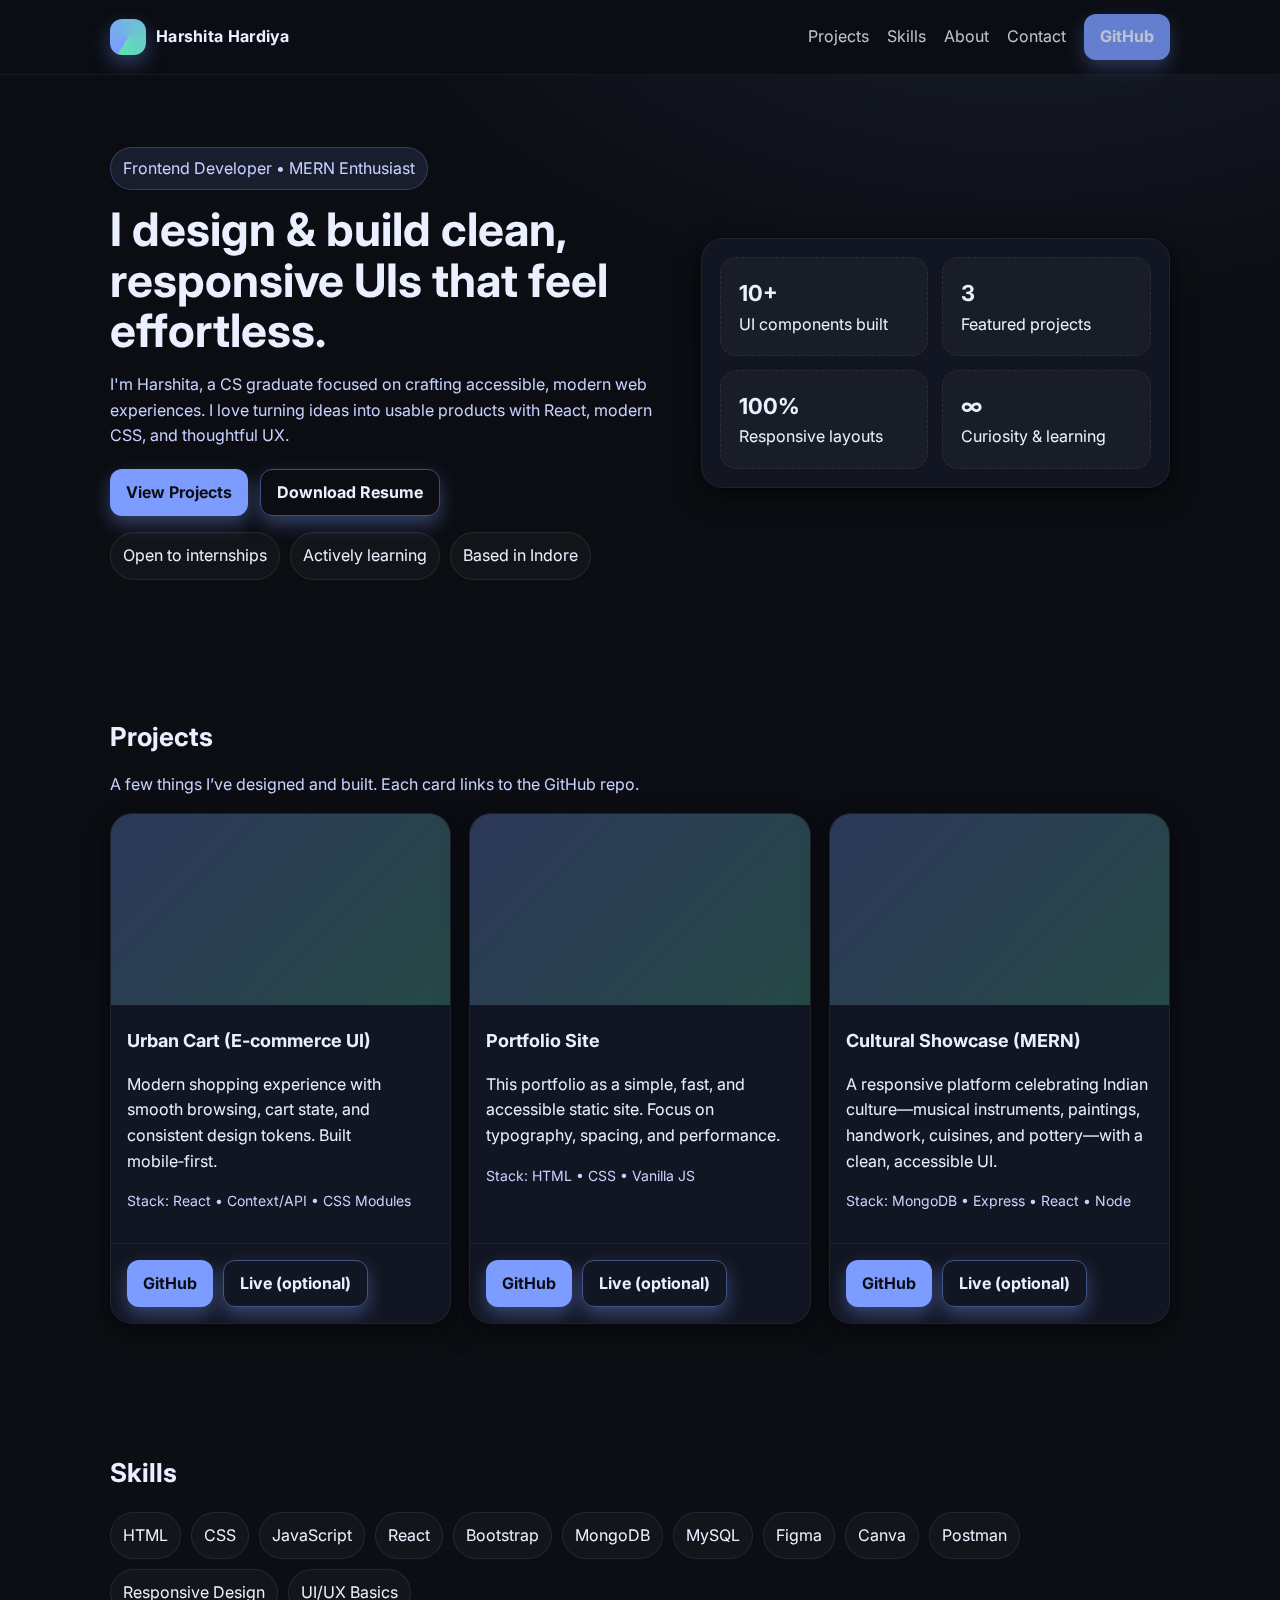
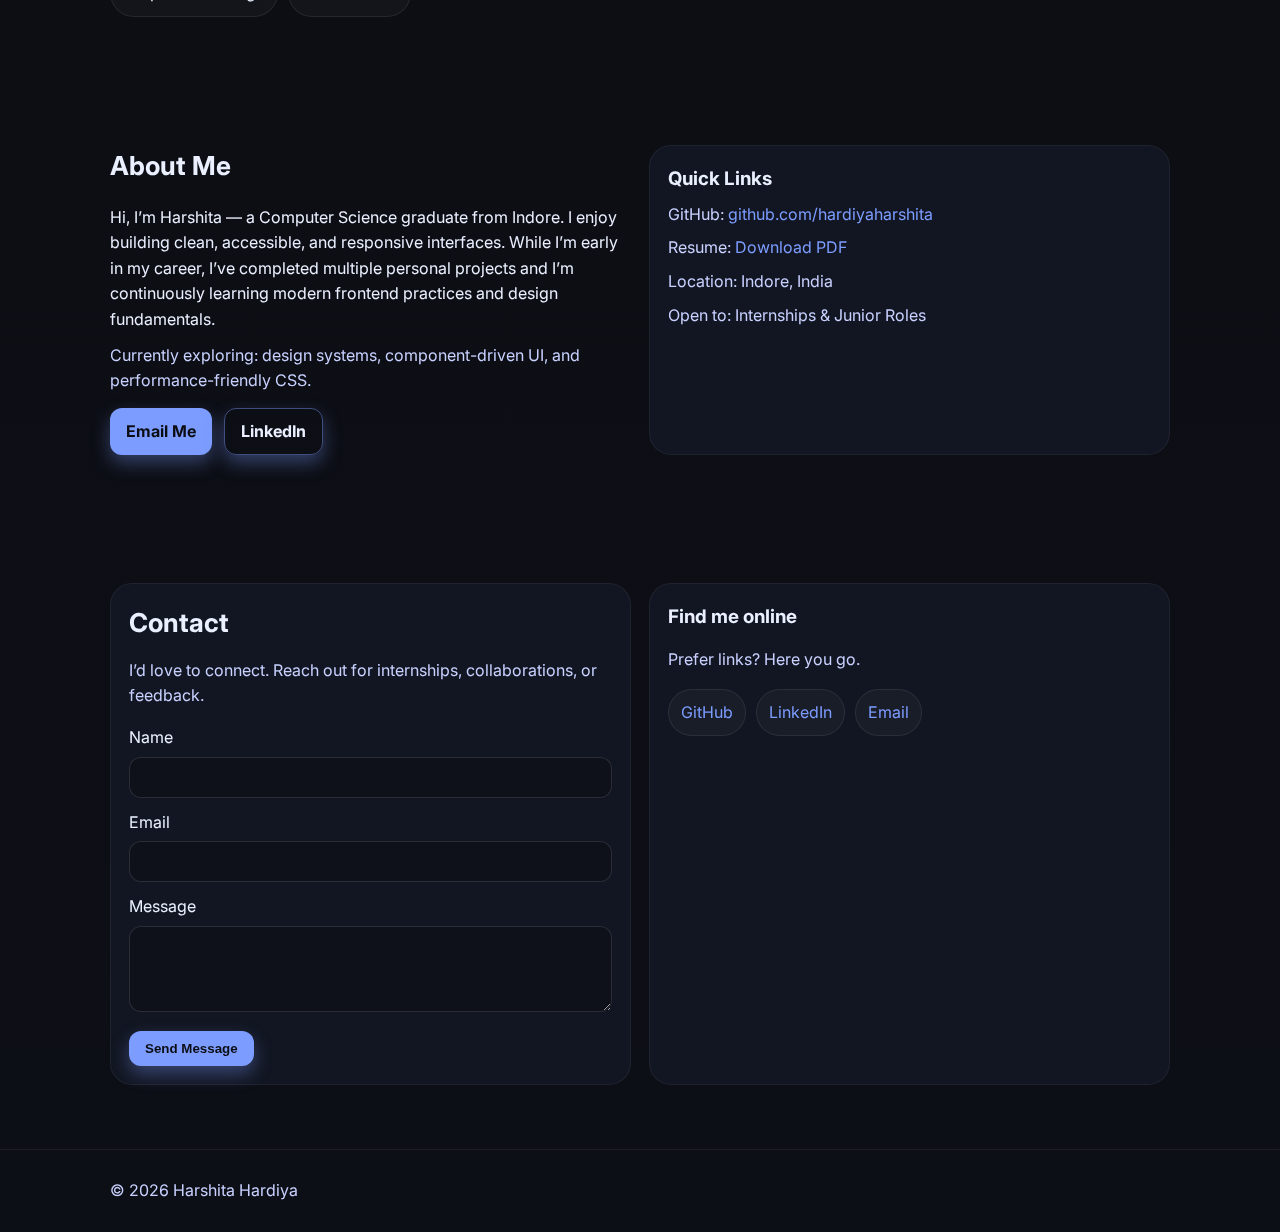
<file: portfolio website.html>
<!DOCTYPE html>
<html lang="en">
<head>
  <meta charset="utf-8" />
  <meta name="viewport" content="width=device-width, initial-scale=1" />
  <title>Harshita Hardiya — Frontend Developer</title>
  <meta name="description" content="Portfolio of Harshita Hardiya — Frontend Developer & MERN Stack Enthusiast" />
  <link rel="preconnect" href="https://fonts.googleapis.com">
  <link rel="preconnect" href="https://fonts.gstatic.com" crossorigin>
  <link href="https://fonts.googleapis.com/css2?family=Inter:wght@400;500;600;700;800&display=swap" rel="stylesheet">
  <style>
    :root{
      --bg:#0b0d12;           /* background */
      --card:#121622;         /* surface */
      --muted:#c8d1ff;        /* subtle text */
      --text:#eaf0ff;         /* main text */
      --accent:#7c9cff;       /* accent color */
      --accent-2:#60e0b2;     /* secondary accent */
      --ring: 0 0 0 3px rgba(124,156,255,.35);
      --radius:22px;
      --shadow: 0 10px 30px rgba(0,0,0,.35), 0 2px 10px rgba(0,0,0,.3);
      --maxw:1100px;
    }
    *{box-sizing:border-box}
    html,body{margin:0;background:linear-gradient(180deg,#0b0d12 0%, #0d0f16 100%);color:var(--text);font:16px/1.6 "Inter",system-ui,Segoe UI,Roboto,Arial;-webkit-font-smoothing:antialiased;}
    a{color:var(--accent);text-decoration:none}
    a:hover{text-decoration:underline}
    .container{max-width:var(--maxw);margin-inline:auto;padding:0 20px}
    header{position:sticky;top:0;z-index:50;background:rgba(11,13,18,.6);backdrop-filter:saturate(180%) blur(10px);border-bottom:1px solid rgba(255,255,255,.06)}
    nav{display:flex;align-items:center;justify-content:space-between;gap:12px;padding:14px 0}
    .brand{display:flex;align-items:center;gap:10px;font-weight:700;letter-spacing:.3px}
    .logo{width:36px;height:36px;border-radius:12px;background:conic-gradient(from 210deg, var(--accent), var(--accent-2));box-shadow:0 8px 20px rgba(124,156,255,.35)}
    .links{display:flex;gap:18px;align-items:center}
    .links a{color:var(--text);opacity:.8}
    .btn{display:inline-flex;align-items:center;justify-content:center;padding:10px 16px;border-radius:12px;background:var(--accent);color:#0b0d12;font-weight:700;border:none;box-shadow:0 8px 18px rgba(124,156,255,.35);cursor:pointer}
    .btn:hover{transform:translateY(-1px)}

    /* Hero */
    .hero{padding:72px 0}
    .hero-inner{display:grid;grid-template-columns:1.2fr 1fr;align-items:center;gap:28px}
    .badge{display:inline-flex;align-items:center;gap:10px;color:var(--muted);background:rgba(124,156,255,.12);border:1px solid rgba(124,156,255,.25);padding:8px 12px;border-radius:999px}
    .title{font-size:clamp(28px,4.2vw,46px);line-height:1.1;margin:14px 0}
    .subtitle{color:var(--muted);max-width:60ch}
    .cta{display:flex;gap:12px;flex-wrap:wrap;margin-top:20px}
    .ghost{background:transparent;border:1px solid rgba(124,156,255,.45);color:var(--text)}

    .showcase{background: radial-gradient(1200px 700px at 80% -30%, rgba(124,156,255,.12), transparent 60%);}
    .hero-card{background:var(--card);border:1px solid rgba(255,255,255,.06);border-radius:var(--radius);padding:18px;box-shadow:var(--shadow)}
    .hero-grid{display:grid;grid-template-columns:1fr 1fr;gap:14px}
    .stat{display:flex;flex-direction:column;padding:18px;border-radius:16px;background:rgba(255,255,255,.03);border:1px dashed rgba(255,255,255,.08)}
    .stat b{font-size:22px}

    /* Sections */
    section{padding:64px 0}
    .section-title{font-size:26px;margin:0 0 18px}
    .section-desc{color:var(--muted);margin-top:-4px}

    /* Skills */
    .chips{display:flex;flex-wrap:wrap;gap:10px;margin-top:14px}
    .chip{padding:10px 12px;border-radius:999px;border:1px solid rgba(255,255,255,.08);background:rgba(255,255,255,.03);}

    /* Projects */
    .grid{display:grid;grid-template-columns:repeat(3,1fr);gap:18px}
    .card{background:var(--card);border:1px solid rgba(255,255,255,.06);border-radius:var(--radius);overflow:hidden;box-shadow:var(--shadow);display:flex;flex-direction:column}
    .thumb{aspect-ratio:16/9;background:linear-gradient(135deg, rgba(124,156,255,.25), rgba(96,224,178,.25));}
    .card-body{padding:16px}
    .card h3{margin:6px 0 8px;font-size:18px}
    .tech{color:var(--muted);font-size:14px;margin-top:6px}
    .card-actions{margin-top:auto;display:flex;gap:10px;padding:16px;border-top:1px solid rgba(255,255,255,.06)}

    /* About */
    .about{display:grid;grid-template-columns:1fr 1fr;gap:18px}
    .about p{margin:0}

    /* Contact */
    .contact{display:grid;grid-template-columns:1fr 1fr;gap:18px}
    .contact-card{padding:18px;border-radius:var(--radius);background:var(--card);border:1px solid rgba(255,255,255,.06)}

    /* Footer */
    footer{padding:28px 0;border-top:1px solid rgba(255,255,255,.06);color:var(--muted)}

    /* Responsive */
    @media (max-width: 960px){
      .hero-inner{grid-template-columns:1fr}
      .grid{grid-template-columns:1fr 1fr}
      .about, .contact{grid-template-columns:1fr}
    }
    @media (max-width: 640px){
      .grid{grid-template-columns:1fr}
      nav .links{display:none}
      .hero{padding:56px 0}
    }
    /* Skip link */
    .skip{position:absolute;left:-9999px;top:auto;width:1px;height:1px;overflow:hidden}
    .skip:focus{left:12px;top:12px;width:auto;height:auto;background:#fff;color:#000;padding:8px 12px;border-radius:8px}
  </style>
</head>
<body>
<a href="#main" class="skip">Skip to content</a>
<header>
  <div class="container">
    <nav aria-label="Primary">
      <div class="brand"><div class="logo" aria-hidden="true"></div> Harshita Hardiya</div>
      <div class="links">
        <a href="#projects">Projects</a>
        <a href="#skills">Skills</a>
        <a href="#about">About</a>
        <a href="#contact">Contact</a>
        <a href="https://github.com/hardiyaharshita" target="_blank" rel="noopener" class="btn" aria-label="View my GitHub">GitHub</a>
      </div>
    </nav>
  </div>
</header>

<main id="main">
  <!-- Hero -->
  <section class="hero showcase" aria-labelledby="intro">
    <div class="container hero-inner">
      <div>
        <span class="badge" id="intro">Frontend Developer • MERN Enthusiast</span>
        <h1 class="title">I design & build clean, responsive UIs that feel effortless.</h1>
        <p class="subtitle">I'm Harshita, a CS graduate focused on crafting accessible, modern web experiences. I love turning ideas into usable products with React, modern CSS, and thoughtful UX.
        </p>
        <div class="cta">
          <a class="btn" href="#projects">View Projects</a>
          <a class="btn ghost" href="https://drive.google.com/file/d/1rRsVr0HZVBIf4KrGE3MTIfN2Ef8kZhem/view?usp=sharing" target="_blank" rel="noopener">Download Resume</a>
        </div>
        <div class="chips" style="margin-top:16px">
          <span class="chip">Open to internships</span>
          <span class="chip">Actively learning</span>
          <span class="chip">Based in Indore</span>
        </div>
      </div>
      <div class="hero-card" aria-label="Quick stats">
        <div class="hero-grid">
          <div class="stat"><b>10+</b><span>UI components built</span></div>
          <div class="stat"><b>3</b><span>Featured projects</span></div>
          <div class="stat"><b>100%</b><span>Responsive layouts</span></div>
          <div class="stat"><b>∞</b><span>Curiosity & learning</span></div>
        </div>
      </div>
    </div>
  </section>

  <!-- Projects -->
  <section id="projects" aria-labelledby="projects-title">
    <div class="container">
      <h2 class="section-title" id="projects-title">Projects</h2>
      <p class="section-desc">A few things I’ve designed and built. Each card links to the GitHub repo.</p>
      <div class="grid" role="list">

        <!-- Project 2 -->
        <article class="card" role="listitem">
          <div class="thumb" aria-hidden="true"></div>
          <div class="card-body">
            <h3>Urban Cart (E‑commerce UI)</h3>
            <p>Modern shopping experience with smooth browsing, cart state, and consistent design tokens. Built mobile‑first.</p>
            <p class="tech">Stack: React • Context/API • CSS Modules</p>
          </div>
          <div class="card-actions">
            <a class="btn" href="https://github.com/hardiyaharshita/Urban-Cart" target="_blank" rel="noopener">GitHub</a>
            <a class="btn ghost" href="#" aria-disabled="true">Live (optional)</a>
          </div>
        </article>
        <!-- Project 3 -->
        <article class="card" role="listitem">
          <div class="thumb" aria-hidden="true"></div>
          <div class="card-body">
            <h3>Portfolio Site</h3>
            <p>This portfolio as a simple, fast, and accessible static site. Focus on typography, spacing, and performance.</p>
            <p class="tech">Stack: HTML • CSS • Vanilla JS</p>
          </div>
          <div class="card-actions">
            <a class="btn" href="https://github.com/YOUR_GITHUB_USERNAME/portfolio" target="_blank" rel="noopener">GitHub</a>
            <a class="btn ghost" href="#" aria-disabled="true">Live (optional)</a>
          </div>
        </article>
        <!-- Project 1 -->
        <article class="card" role="listitem">
          <div class="thumb" aria-hidden="true"></div>
          <div class="card-body">
            <h3>Cultural Showcase (MERN)</h3>
            <p>A responsive platform celebrating Indian culture—musical instruments, paintings, handwork, cuisines, and pottery—with a clean, accessible UI.</p>
            <p class="tech">Stack: MongoDB • Express • React • Node</p>
          </div>
          <div class="card-actions">
            <a class="btn" href="https://github.com/harshitahardiya/cultural-showcase" target="_blank" rel="noopener">GitHub</a>
            <a class="btn ghost" href="#" aria-disabled="true">Live (optional)</a>
          </div>
        </article>
      </div>
    </div>
  </section>

  <!-- Skills -->
  <section id="skills" aria-labelledby="skills-title">
    <div class="container">
      <h2 class="section-title" id="skills-title">Skills</h2>
      <div class="chips" aria-label="Skill list">
        <span class="chip">HTML</span>
        <span class="chip">CSS</span>
        <span class="chip">JavaScript</span>
        <span class="chip">React</span>
        <span class="chip">Bootstrap</span>
  <!--     <span class="chip">Node.js</span> -->
        <span class="chip">MongoDB</span>
        <span class="chip">MySQL</span>
        <span class="chip">Figma</span>
        <span class="chip">Canva</span>
        <span class="chip">Postman</span>
        <span class="chip">Responsive Design</span>
        <span class="chip">UI/UX Basics</span>
      </div>
    </div>
  </section>

  <!-- About -->
  <section id="about" aria-labelledby="about-title">
    <div class="container about">
      <div>
        <h2 class="section-title" id="about-title">About Me</h2>
        <p>Hi, I’m Harshita — a Computer Science graduate from Indore. I enjoy building clean, accessible, and responsive interfaces. While I’m early in my career, I’ve completed multiple personal projects and I’m continuously learning modern frontend practices and design fundamentals.</p>
        <p class="section-desc" style="margin-top:10px">Currently exploring: design systems, component-driven UI, and performance-friendly CSS.</p>
        <div class="cta" style="margin-top:14px">
          <a class="btn" href="mailto:harshitahardiya17@gmail.com">Email Me</a>
          <a class="btn ghost" href="https://www.linkedin.com/harshitahardiya" target="_blank" rel="noopener">LinkedIn</a>
        </div>
      </div>
      <div class="contact-card">
        <h3 style="margin:0 0 8px">Quick Links</h3>
        <ul style="list-style:none;padding:0;margin:0;color:var(--muted);display:grid;gap:8px">
          <li>GitHub: <a href="https://github.com/hardiyaharshita" target="_blank" rel="noopener">github.com/hardiyaharshita</a></li>
          <li>Resume: <a href="YOUR_RESUME_LINK.pdf" target="_blank" rel="noopener">Download PDF</a></li>
          <li>Location: Indore, India</li>
          <li>Open to: Internships & Junior Roles</li>
        </ul>
      </div>
    </div>
  </section>

  <!-- Contact -->
  <section id="contact" aria-labelledby="contact-title">
    <div class="container contact">
      <div class="contact-card">
        <h2 class="section-title" id="contact-title">Contact</h2>
        <p class="section-desc">I’d love to connect. Reach out for internships, collaborations, or feedback.</p>
        <form onsubmit="event.preventDefault(); alert('Thanks! This demo form is not wired yet.');">
          <label for="name">Name</label>
          <input id="name" name="name" required style="width:100%;margin:6px 0 12px;padding:12px;border-radius:12px;border:1px solid rgba(255,255,255,.12);background:#0e111a;color:var(--text)" />
          <label for="email">Email</label>
          <input id="email" name="email" type="email" required style="width:100%;margin:6px 0 12px;padding:12px;border-radius:12px;border:1px solid rgba(255,255,255,.12);background:#0e111a;color:var(--text)" />
          <label for="msg">Message</label>
          <textarea id="msg" name="msg" rows="4" required style="width:100%;margin:6px 0 12px;padding:12px;border-radius:12px;border:1px solid rgba(255,255,255,.12);background:#0e111a;color:var(--text)"></textarea>
          <button class="btn" type="submit">Send Message</button>
        </form>
      </div>
      <div class="contact-card">
        <h3 style="margin-top:0">Find me online</h3>
        <p class="section-desc">Prefer links? Here you go.</p>
        <div class="chips">
          <a class="chip" href="https://github.com/hardiyaharshita" target="_blank" rel="noopener">GitHub</a>
          <a class="chip" href="https://www.linkedin.com/harshitahardiya" target="_blank" rel="noopener">LinkedIn</a>
          <a class="chip" href="mailto:harshitahardiya17@gmail.com">Email</a>
        <!--  <a class="chip" href="#">Twitter/X (optional)</a> -->
        </div>
      </div>
    </div>
  </section>
</main>

<footer>
  <div class="container" style="display:flex;justify-content:space-between;gap:12px;flex-wrap:wrap">
    <span>© <span id="year"></span> Harshita Hardiya</span>
  <!--  <span>Built with semantic HTML & modern CSS • <a href="#top">Back to top</a></span> -->
  </div>
</footer>

<script>
  // Set current year
  document.getElementById('year').textContent = new Date().getFullYear();
  // Smooth scroll for internal links
  document.querySelectorAll('a[href^="#"]').forEach(a=>a.addEventListener('click',e=>{
    const id=a.getAttribute('href');
    if(id.length>1){
      e.preventDefault();
      document.querySelector(id).scrollIntoView({behavior:'smooth'});
      history.pushState(null,'',id);
    }
  }));
</script>
</body>
</html>
</file>
